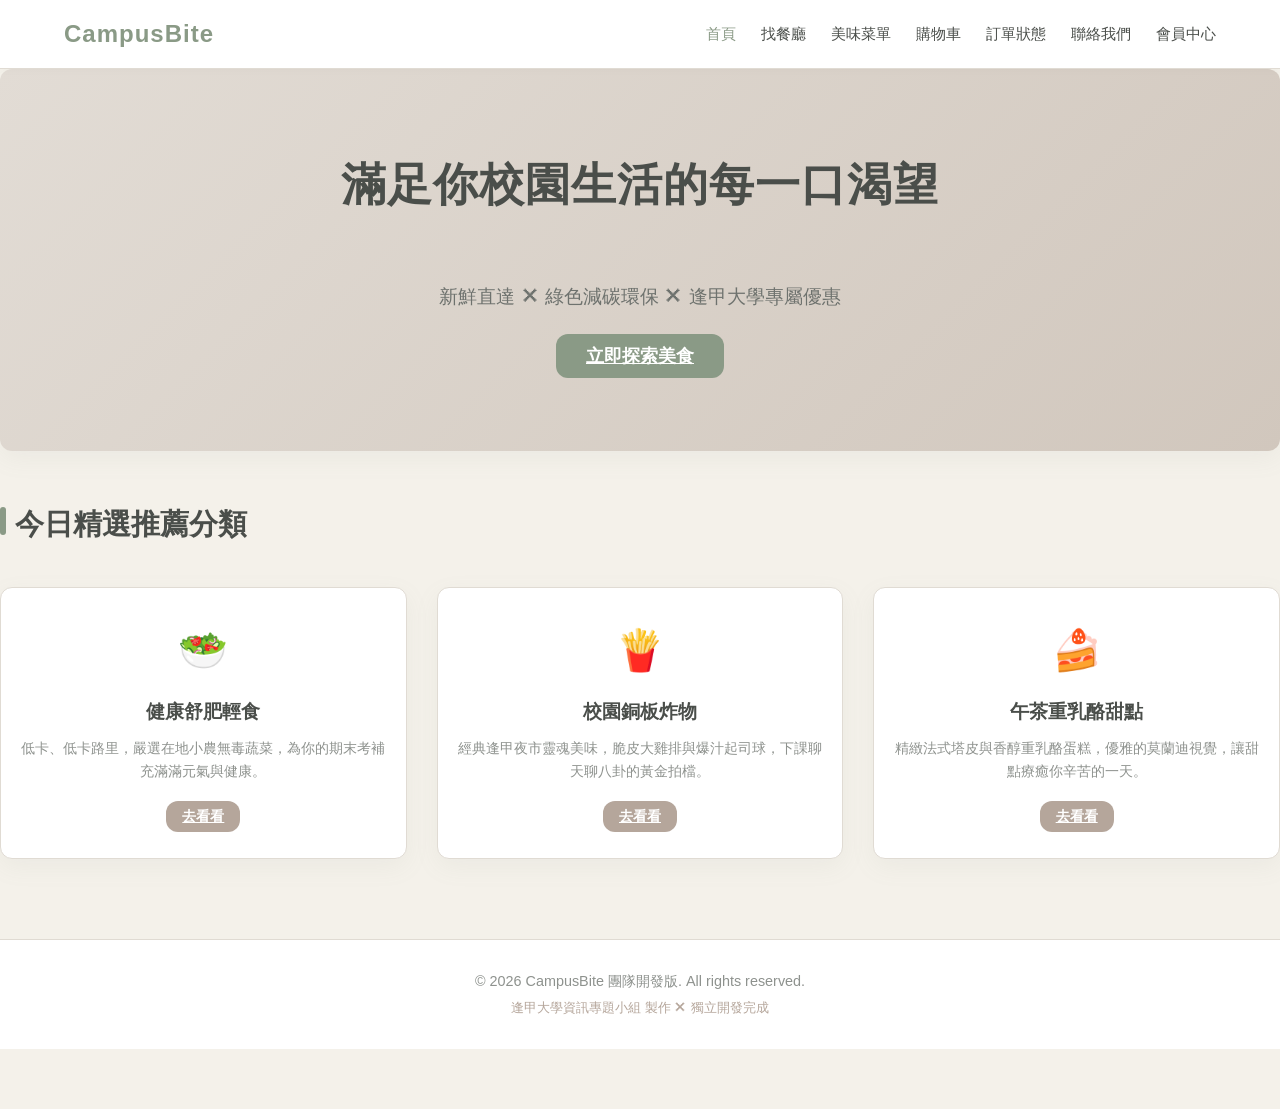
<file: index.html>
<!DOCTYPE html>
<html lang="zh-TW">
<head>
    <meta charset="UTF-8">
    <meta name="viewport" content="width=device-width, initial-scale=1.0">
    <title>CampusBite 校園外送平台</title>
    <!-- 引入我們的莫蘭迪風格 CSS -->
    <link rel="stylesheet" href="css/base.css">
    <style>
        /* 首頁專屬精美樣式 */
        .hero-section {
            background: linear-gradient(135deg, #E2DCD5 0%, #D1C7BD 100%);
            padding: 80px 20px;
            text-align: center;
            border-radius: var(--radius);
            margin-bottom: 50px;
            box-shadow: var(--shadow);
        }
        .hero-title {
            font-size: 2.8rem;
            color: var(--morandi-text-dark);
            margin-bottom: 15px;
            font-weight: 700;
            letter-spacing: 1px;
        }
        .hero-subtitle {
            font-size: 1.2rem;
            color: #6E726E;
            margin-bottom: 30px;
        }
        .features-grid {
            display: grid;
            grid-template-columns: repeat(auto-fit, minmax(250px, 1fr));
            gap: 30px;
            margin-top: 40px;
        }
        .feature-card {
            background-color: var(--morandi-card);
            border: 1px solid var(--morandi-border);
            border-radius: var(--radius);
            padding: 30px 20px;
            text-align: center;
            box-shadow: var(--shadow);
            transition: transform 0.2s ease;
        }
        .feature-card:hover {
            transform: translateY(-5px);
        }
        .feature-icon {
            font-size: 2.5rem;
            color: var(--morandi-green);
            margin-bottom: 15px;
        }
    </style>
</head>
<body>

    <!-- 導覽列 (Navbar) -->
    <nav class="navbar">
        <a href="index.html" class="nav-logo">CampusBite</a>
        <ul class="nav-links">
            <li><a href="index.html" class="active">首頁</a></li>
            <li><a href="pages/restaurants.html">找餐廳</a></li>
            <li><a href="pages/menu.html">美味菜單</a></li>
            <li>
                <a href="pages/cart.html" style="position: relative;">
                    購物車
                    <span id="cart-badge" style="
                        position: absolute;
                        top: -8px;
                        right: -15px;
                        background-color: var(--morandi-rose);
                        color: white;
                        font-size: 0.75rem;
                        padding: 2px 6px;
                        border-radius: 50%;
                        display: none;
                    ">0</span>
                </a>
            </li>
            <li><a href="pages/order-status.html">訂單狀態</a></li>
            <li><a href="pages/contact.html">聯絡我們</a></li>
            <li><a href="pages/profile.html">會員中心</a></li>
        </ul>
    </nav>

<!-- Hero 橫幅廣告 -->
<header class="hero-section">
  <!-- 主標語 -->
  <h1 class="hero-title">滿足你校園生活的每一口渴望</h1>
  
  <!-- 跑馬燈副標語 -->
  <p class="hero-marquee" id="hero-marquee"></p>
  
  <!-- 靜態副標語 -->
  <p class="hero-subtitle">新鮮直達 ✕ 綠色減碳環保 ✕ 逢甲大學專屬優惠</p>
  
  <a href="pages/menu.html" class="btn" style="font-size: 1.1rem; padding: 12px 30px;">立即探索美食</a>
</header>

<style>
  .hero-marquee {
    font-size: 0.95rem;
    min-height: 2.5em;
    white-space: nowrap;
    overflow: hidden;
    display: inline-block;
    opacity: 0;
    transition: opacity 1s ease-in-out;
  }
  .hero-marquee.show {
    opacity: 1;
    animation: marquee 4s linear forwards; /* 總長度縮短為 4 秒 */
  }

  @keyframes marquee {
    0% { transform: translateX(100%); opacity: 0; }
    20% { transform: translateX(0); opacity: 1; }   /* 進場 1 秒 */
    60% { transform: translateX(0); opacity: 1; }   /* 停留 1 秒 */
    100% { transform: translateX(-100%); opacity: 0; } /* 淡出 2 秒 */
  }
</style>

<script>
  const slogans = [
    "專屬外送神器，課堂宿舍、一鍵送達！",
    "下課聚餐、分組討論？大家想吃的，我們一次送齊！",
    "深夜趕報告肚子餓？逢甲夜市排隊好味道，免出門送到手！"
  ];

  let index = 0;
  const marqueeElement = document.getElementById("hero-marquee");

  function showSlogan() {
    marqueeElement.classList.remove("show");
    setTimeout(() => {
      marqueeElement.textContent = slogans[index];
      marqueeElement.classList.add("show");
      index = (index + 1) % slogans.length;
    }, 500); // 淡出後換文字
  }

  // 初始化
  showSlogan();
  setInterval(showSlogan, 4000); // 每 4 秒切換一次 (1 秒進場 + 1 秒停留 + 2 秒淡出)
</script>

        <!-- 3 大擴充特色區塊展示 -->
        <section>
            <h2 class="section-title">今日精選推薦分類</h2>
            <div class="features-grid">
                <!-- 分類 1 -->
                <div class="feature-card">
                    <div class="feature-icon">🥗</div>
                    <h3 style="margin-bottom: 10px; color: var(--morandi-text-dark);">健康舒肥輕食</h3>
                    <p style="font-size: 0.9rem; color: var(--morandi-text-light); margin-bottom: 20px;">
                        低卡、低卡路里，嚴選在地小農無毒蔬菜，為你的期末考補充滿滿元氣與健康。
                    </p>
                    <a href="pages/menu.html" class="btn btn-secondary" style="font-size: 0.85rem; padding: 8px 16px;">去看看</a>
                </div>

                <!-- 分類 2 -->
                <div class="feature-card">
                    <div class="feature-icon">🍟</div>
                    <h3 style="margin-bottom: 10px; color: var(--morandi-text-dark);">校園銅板炸物</h3>
                    <p style="font-size: 0.9rem; color: var(--morandi-text-light); margin-bottom: 20px;">
                        經典逢甲夜市靈魂美味，脆皮大雞排與爆汁起司球，下課聊天聊八卦的黃金拍檔。
                    </p>
                    <a href="pages/menu.html" class="btn btn-secondary" style="font-size: 0.85rem; padding: 8px 16px;">去看看</a>
                </div>

                <!-- 分類 3 -->
                <div class="feature-card">
                    <div class="feature-icon">🍰</div>
                    <h3 style="margin-bottom: 10px; color: var(--morandi-text-dark);">午茶重乳酪甜點</h3>
                    <p style="font-size: 0.9rem; color: var(--morandi-text-light); margin-bottom: 20px;">
                        精緻法式塔皮與香醇重乳酪蛋糕，優雅的莫蘭迪視覺，讓甜點療癒你辛苦的一天。
                    </p>
                    <a href="pages/menu.html" class="btn btn-secondary" style="font-size: 0.85rem; padding: 8px 16px;">去看看</a>
                </div>
            </div>
        </section>
    </div>

    <!-- 頁尾 (Footer) -->
    <footer style="
        background-color: var(--morandi-card);
        border-top: 1px solid var(--morandi-border);
        text-align: center;
        padding: 30px 20px;
        margin-top: 80px;
        color: var(--morandi-text-light);
        font-size: 0.9rem;
    ">
        <p>© 2026 CampusBite 團隊開發版. All rights reserved.</p>
        <p style="font-size: 0.8rem; margin-top: 5px; color: #B5A69B;">逢甲大學資訊專題小組 製作 ✕ 獨立開發完成</p>
    </footer>

    <!-- 引入我們的 JS 大腦 -->
    <script src="js/app.js"></script>
</body>
</html>
</file>
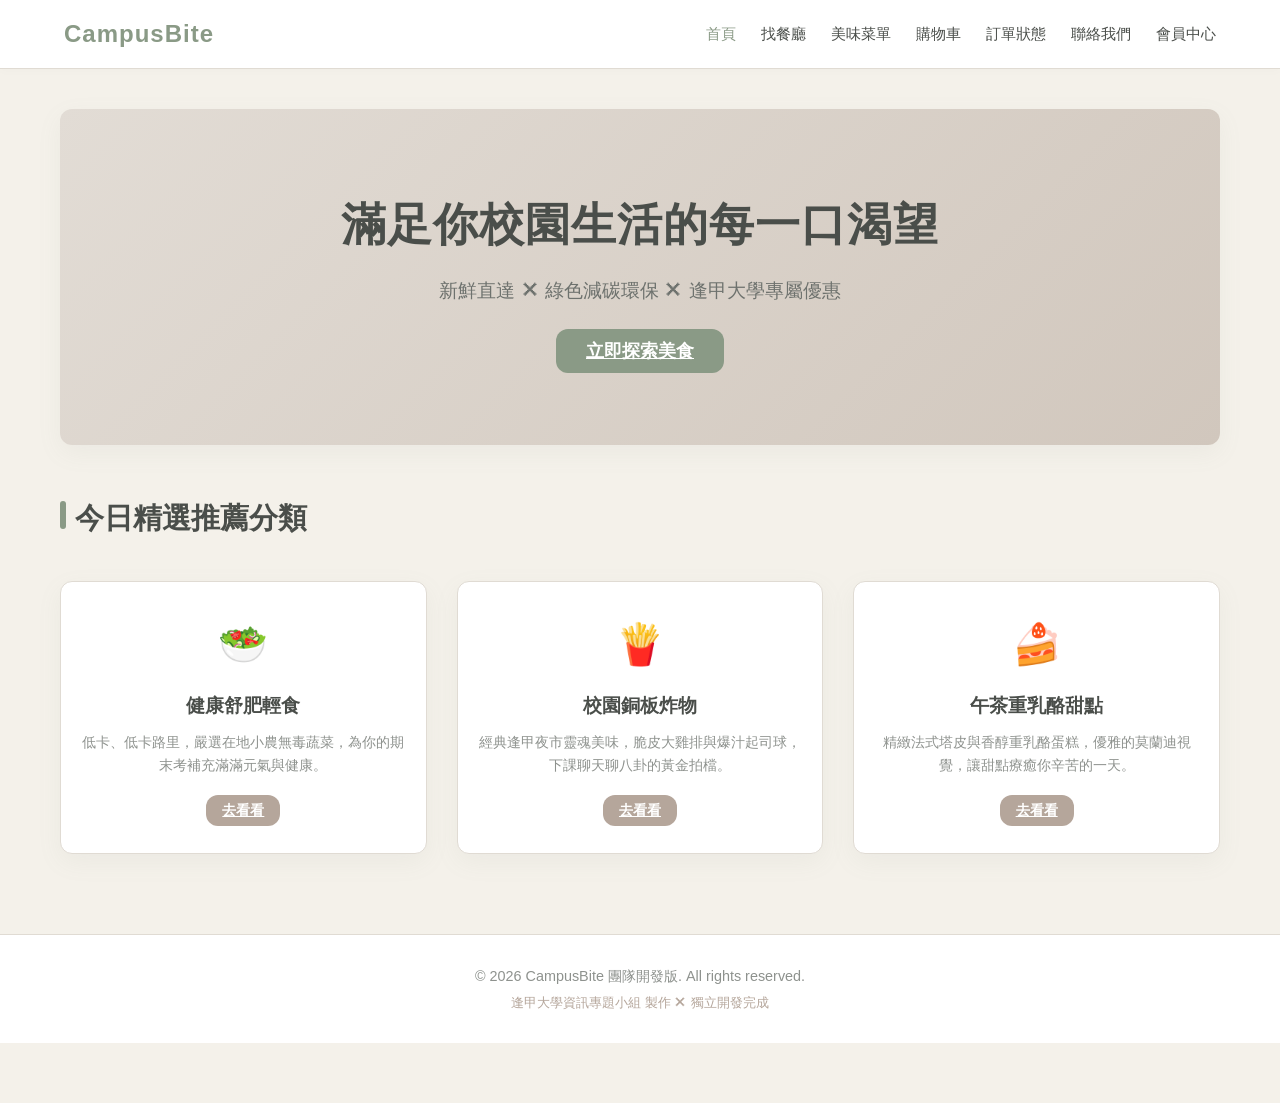
<file: delivery-demo-starter/index.html>
<!DOCTYPE html>
<html lang="zh-TW">
<head>
    <meta charset="UTF-8">
    <meta name="viewport" content="width=device-width, initial-scale=1.0">
    <title>CampusBite 校園外送平台</title>
    <!-- 引入我們的莫蘭迪風格 CSS -->
    <link rel="stylesheet" href="css/base.css">
    <style>
        /* 首頁專屬精美樣式 */
        .hero-section {
            background: linear-gradient(135deg, #E2DCD5 0%, #D1C7BD 100%);
            padding: 80px 20px;
            text-align: center;
            border-radius: var(--radius);
            margin-bottom: 50px;
            box-shadow: var(--shadow);
        }
        .hero-title {
            font-size: 2.8rem;
            color: var(--morandi-text-dark);
            margin-bottom: 15px;
            font-weight: 700;
            letter-spacing: 1px;
        }
        .hero-subtitle {
            font-size: 1.2rem;
            color: #6E726E;
            margin-bottom: 30px;
        }
        .features-grid {
            display: grid;
            grid-template-columns: repeat(auto-fit, minmax(250px, 1fr));
            gap: 30px;
            margin-top: 40px;
        }
        .feature-card {
            background-color: var(--morandi-card);
            border: 1px solid var(--morandi-border);
            border-radius: var(--radius);
            padding: 30px 20px;
            text-align: center;
            box-shadow: var(--shadow);
            transition: transform 0.2s ease;
        }
        .feature-card:hover {
            transform: translateY(-5px);
        }
        .feature-icon {
            font-size: 2.5rem;
            color: var(--morandi-green);
            margin-bottom: 15px;
        }
    </style>
</head>
<body>

    <!-- 導覽列 (Navbar) -->
    <nav class="navbar">
        <a href="index.html" class="nav-logo">CampusBite</a>
        <ul class="nav-links">
            <li><a href="index.html" class="active">首頁</a></li>
            <li><a href="pages/restaurants.html">找餐廳</a></li>
            <li><a href="pages/menu.html">美味菜單</a></li>
            <li>
                <a href="pages/cart.html" style="position: relative;">
                    購物車
                    <span id="cart-badge" style="
                        position: absolute;
                        top: -8px;
                        right: -15px;
                        background-color: var(--morandi-rose);
                        color: white;
                        font-size: 0.75rem;
                        padding: 2px 6px;
                        border-radius: 50%;
                        display: none;
                    ">0</span>
                </a>
            </li>
            <li><a href="pages/order-status.html">訂單狀態</a></li>
            <li><a href="pages/contact.html">聯絡我們</a></li>
            <li><a href="pages/profile.html">會員中心</a></li>
        </ul>
    </nav>

    <!-- 主容器 -->
    <div class="container">
        <!-- Hero 橫幅廣告 -->
        <header class="hero-section">
            <h1 class="hero-title">滿足你校園生活的每一口渴望</h1>
            <p class="hero-subtitle">新鮮直達 ✕ 綠色減碳環保 ✕ 逢甲大學專屬優惠</p>
            <a href="pages/menu.html" class="btn" style="font-size: 1.1rem; padding: 12px 30px;">立即探索美食</a>
        </header>

        <!-- 3 大擴充特色區塊展示 -->
        <section>
            <h2 class="section-title">今日精選推薦分類</h2>
            <div class="features-grid">
                <!-- 分類 1 -->
                <div class="feature-card">
                    <div class="feature-icon">🥗</div>
                    <h3 style="margin-bottom: 10px; color: var(--morandi-text-dark);">健康舒肥輕食</h3>
                    <p style="font-size: 0.9rem; color: var(--morandi-text-light); margin-bottom: 20px;">
                        低卡、低卡路里，嚴選在地小農無毒蔬菜，為你的期末考補充滿滿元氣與健康。
                    </p>
                    <a href="pages/menu.html" class="btn btn-secondary" style="font-size: 0.85rem; padding: 8px 16px;">去看看</a>
                </div>

                <!-- 分類 2 -->
                <div class="feature-card">
                    <div class="feature-icon">🍟</div>
                    <h3 style="margin-bottom: 10px; color: var(--morandi-text-dark);">校園銅板炸物</h3>
                    <p style="font-size: 0.9rem; color: var(--morandi-text-light); margin-bottom: 20px;">
                        經典逢甲夜市靈魂美味，脆皮大雞排與爆汁起司球，下課聊天聊八卦的黃金拍檔。
                    </p>
                    <a href="pages/menu.html" class="btn btn-secondary" style="font-size: 0.85rem; padding: 8px 16px;">去看看</a>
                </div>

                <!-- 分類 3 -->
                <div class="feature-card">
                    <div class="feature-icon">🍰</div>
                    <h3 style="margin-bottom: 10px; color: var(--morandi-text-dark);">午茶重乳酪甜點</h3>
                    <p style="font-size: 0.9rem; color: var(--morandi-text-light); margin-bottom: 20px;">
                        精緻法式塔皮與香醇重乳酪蛋糕，優雅的莫蘭迪視覺，讓甜點療癒你辛苦的一天。
                    </p>
                    <a href="pages/menu.html" class="btn btn-secondary" style="font-size: 0.85rem; padding: 8px 16px;">去看看</a>
                </div>
            </div>
        </section>
    </div>

    <!-- 頁尾 (Footer) -->
    <footer style="
        background-color: var(--morandi-card);
        border-top: 1px solid var(--morandi-border);
        text-align: center;
        padding: 30px 20px;
        margin-top: 80px;
        color: var(--morandi-text-light);
        font-size: 0.9rem;
    ">
        <p>© 2026 CampusBite 團隊開發版. All rights reserved.</p>
        <p style="font-size: 0.8rem; margin-top: 5px; color: #B5A69B;">逢甲大學資訊專題小組 製作 ✕ 獨立開發完成</p>
    </footer>

    <!-- 引入我們的 JS 大腦 -->
    <script src="js/app.js"></script>
</body>
</html>
</file>
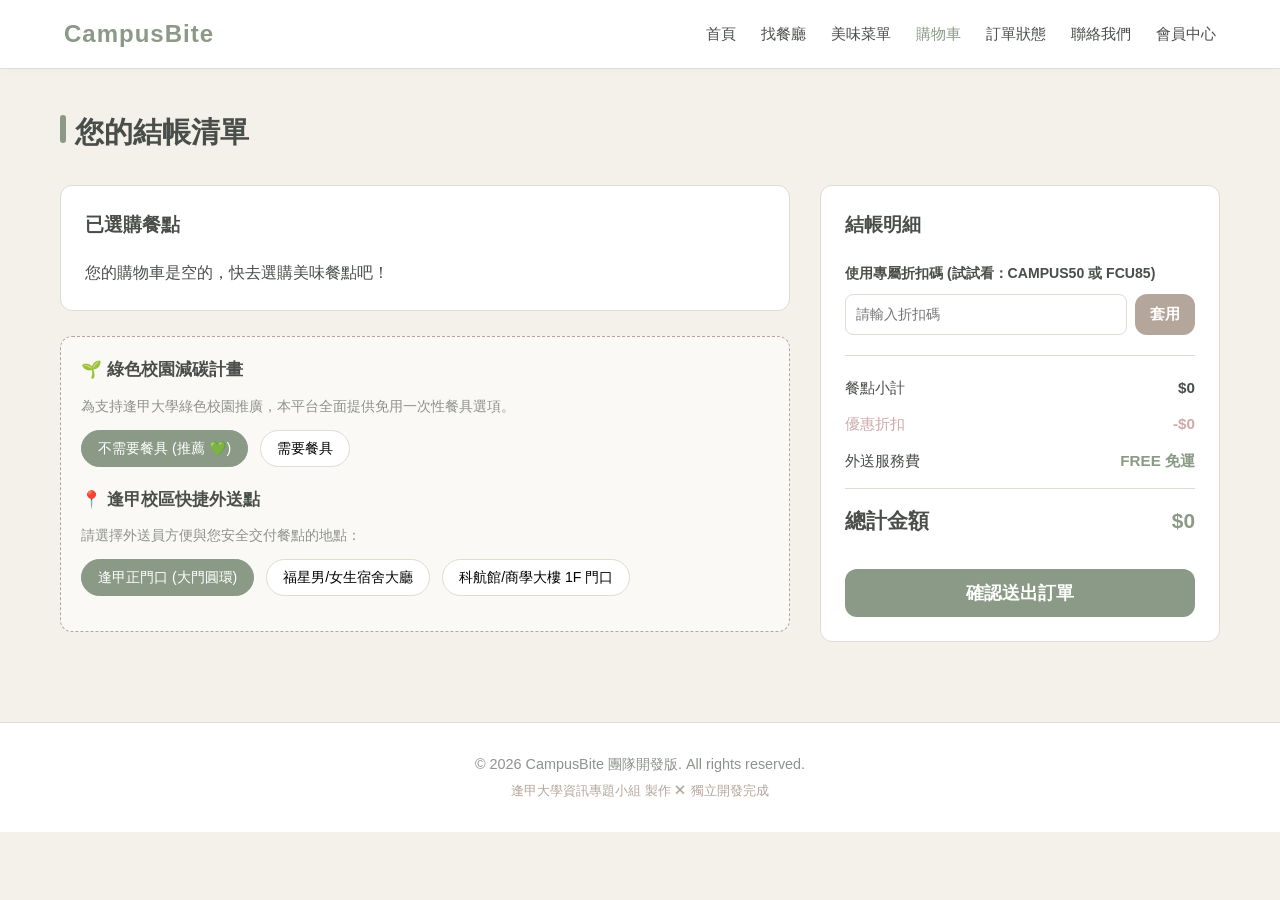
<file: pages/cart.html>
<!DOCTYPE html>
<html lang="zh-TW">
<head>
    <meta charset="UTF-8">
    <meta name="viewport" content="width=device-width, initial-scale=1.0">
    <title>您的購物車 - CampusBite</title>
    <!-- 引入莫蘭迪風格 CSS -->
    <link rel="stylesheet" href="../css/base.css">
    <style>
        /* 購物車頁面專屬微調 */
        .cart-item {
            display: flex;
            justify-content: space-between;
            align-items: center;
            margin-bottom: 20px;
            padding-bottom: 15px;
            border-bottom: 1px solid var(--morandi-border);
        }
        .summary-row {
            display: flex;
            justify-content: space-between;
            margin-bottom: 12px;
            font-size: 0.95rem;
        }
    </style>
</head>
<body>

    <!-- 導覽列 (Navbar) -->
    <nav class="navbar">
        <a href="../index.html" class="nav-logo">CampusBite</a>
        <ul class="nav-links">
            <li><a href="../index.html">首頁</a></li>
            <li><a href="restaurants.html">找餐廳</a></li>
            <li><a href="menu.html">美味菜單</a></li>
            <li>
                <a href="cart.html" class="active" style="position: relative;">
                    購物車
                    <span id="cart-badge" style="
                        position: absolute;
                        top: -8px;
                        right: -15px;
                        background-color: var(--morandi-rose);
                        color: white;
                        font-size: 0.75rem;
                        padding: 2px 6px;
                        border-radius: 50%;
                        display: none;
                    ">0</span>
                </a>
            </li>
            <li><a href="order-status.html">訂單狀態</a></li>
            <li><a href="contact.html">聯絡我們</a></li>
            <li><a href="profile.html">會員中心</a></li>
        </ul>
    </nav>

    <!-- 主容器 -->
    <div class="container">
        <header style="margin-bottom: 30px;">
            <h1 class="section-title">您的結帳清單</h1>
        </header>

        <!-- 購物車左右雙欄佈局 -->
        <div class="cart-layout">
            
            <!-- 左側：餐點清單與【模組 C：環保與外送備註】 -->
            <div class="cart-left">
                <div class="cart-items-section">
                    <h3 style="margin-bottom: 20px; color: var(--morandi-text-dark);">已選購餐點</h3>
                    <!-- 餐點項目渲染容器 -->
                    <div id="cart-items-list">
                        <!-- JS 將會動態渲染餐點內容 -->
                    </div>
                </div>

                <!-- 【功能模組 C：環保餐具與偏好備註】 -->
                <div class="module-preference">
                    <div class="preference-title">🌱 綠色校園減碳計畫</div>
                    <p style="font-size: 0.85rem; color: var(--morandi-text-light); margin-bottom: 12px;">
                        為支持逢甲大學綠色校園推廣，本平台全面提供免用一次性餐具選項。
                    </p>
                    <div class="option-group">
                        <button class="option-btn" data-utensil="no">不需要餐具 (推薦 💚)</button>
                        <button class="option-btn" data-utensil="yes">需要餐具</button>
                    </div>

                    <div class="preference-title" style="margin-top: 20px;">📍 逢甲校區快捷外送點</div>
                    <p style="font-size: 0.85rem; color: var(--morandi-text-light); margin-bottom: 12px;">
                        請選擇外送員方便與您安全交付餐點的地點：
                    </p>
                    <div class="option-group" style="flex-wrap: wrap;">
                        <button class="option-btn" data-location="main_gate">逢甲正門口 (大門圓環)</button>
                        <button class="option-btn" data-location="dorm">福星男/女生宿舍大廳</button>
                        <button class="option-btn" data-location="building">科航館/商學大樓 1F 門口</button>
                    </div>
                </div>
            </div>

            <!-- 右側：【模組 A：優惠券系統】與結帳金額明細 -->
            <div class="cart-summary-section">
                <h3 style="margin-bottom: 20px; color: var(--morandi-text-dark);">結帳明細</h3>
                
                <!-- 優惠券輸入盒 -->
                <div class="coupon-box">
                    <label style="font-size: 0.88rem; font-weight: bold; color: var(--morandi-text-dark);">
                        使用專屬折扣碼 (試試看：CAMPUS50 或 FCU85)
                    </label>
                    <div class="coupon-input-group">
                        <input type="text" id="coupon-code-input" class="coupon-input" placeholder="請輸入折扣碼">
                        <button id="apply-coupon-btn" class="btn btn-secondary" style="padding: 10px 15px;">套用</button>
                    </div>
                    <div id="coupon-message" class="coupon-msg"></div>
                </div>

                <hr style="border: 0; border-top: 1px solid var(--morandi-border); margin: 20px 0;">

                <!-- 金額計算 -->
                <div class="summary-row">
                    <span>餐點小計</span>
                    <span id="subtotal-price" style="font-weight: bold;">$0</span>
                </div>
                <div class="summary-row" style="color: var(--morandi-rose);">
                    <span>優惠折扣</span>
                    <span id="discount-price" style="font-weight: bold;">-$0</span>
                </div>
                <div class="summary-row">
                    <span>外送服務費</span>
                    <span style="font-weight: bold; color: var(--morandi-green);">FREE 免運</span>
                </div>

                <hr style="border: 0; border-top: 1px solid var(--morandi-border); margin: 15px 0;">

                <div class="summary-row" style="font-size: 1.3rem; font-weight: bold; color: var(--morandi-text-dark);">
                    <span>總計金額</span>
                    <span id="total-price" style="color: var(--morandi-green);">$0</span>
                </div>

                <button onclick="submitOrder()" class="btn" style="width: 100%; margin-top: 20px; font-size: 1.1rem; padding: 12px;">
                    確認送出訂單
                </button>
            </div>

        </div>
    </div>

    <!-- 頁尾 -->
    <footer style="
        background-color: var(--morandi-card);
        border-top: 1px solid var(--morandi-border);
        text-align: center;
        padding: 30px 20px;
        margin-top: 80px;
        color: var(--morandi-text-light);
        font-size: 0.9rem;
    ">
        <p>© 2026 CampusBite 團隊開發版. All rights reserved.</p>
        <p style="font-size: 0.8rem; margin-top: 5px; color: #B5A69B;">逢甲大學資訊專題小組 製作 ✕ 獨立開發完成</p>
    </footer>

    <!-- 引入我們的 JS 大腦 -->
    <script src="../js/app.js"></script>
</body>
</html>
</file>
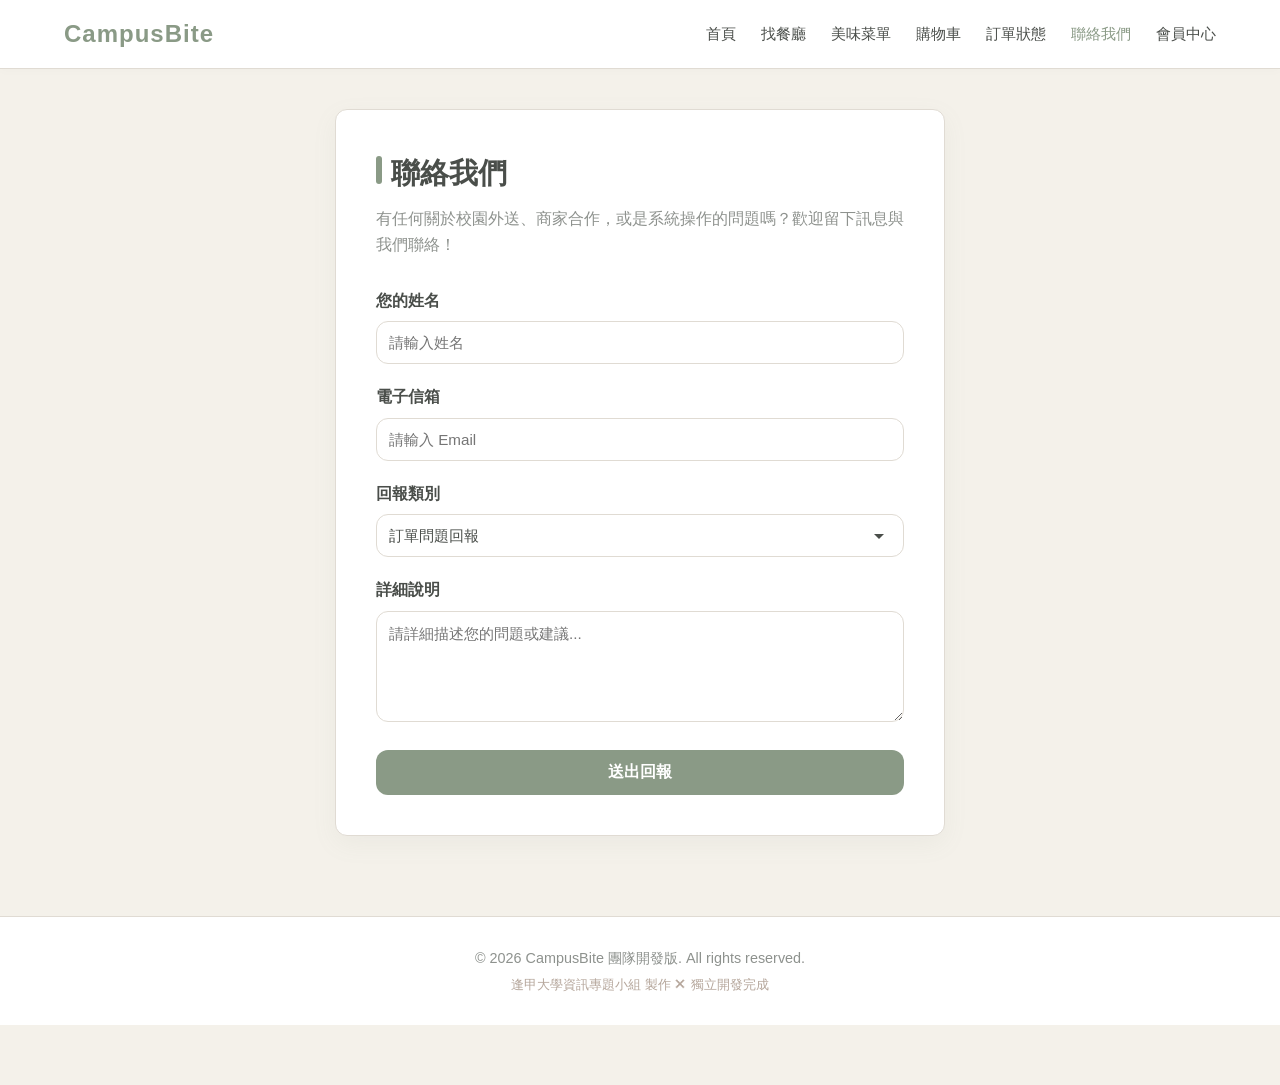
<file: pages/contact.html>
<!DOCTYPE html>
<html lang="zh-TW">
<head>
    <meta charset="UTF-8">
    <meta name="viewport" content="width=device-width, initial-scale=1.0">
    <title>聯絡我們 - CampusBite</title>
    <!-- 引入莫蘭迪風格 CSS -->
    <link rel="stylesheet" href="../css/base.css">
    <style>
        .form-group {
            margin-bottom: 20px;
        }
        .form-label {
            display: block;
            margin-bottom: 8px;
            font-weight: bold;
            color: var(--morandi-text-dark);
        }
        .form-control {
            width: 100%;
            padding: 12px;
            border: 1px solid var(--morandi-border);
            border-radius: var(--radius);
            background-color: white;
            outline: none;
            font-size: 0.95rem;
            color: var(--morandi-text-dark);
            transition: border-color 0.2s;
        }
        .form-control:focus {
            border-color: var(--morandi-green);
        }
    </style>
</head>
<body>

    <!-- 導覽列 (Navbar) -->
    <nav class="navbar">
        <a href="../index.html" class="nav-logo">CampusBite</a>
        <ul class="nav-links">
            <li><a href="../index.html">首頁</a></li>
            <li><a href="restaurants.html">找餐廳</a></li>
            <li><a href="menu.html">美味菜單</a></li>
            <li>
                <a href="cart.html" style="position: relative;">
                    購物車
                    <span id="cart-badge" style="
                        position: absolute;
                        top: -8px;
                        right: -15px;
                        background-color: var(--morandi-rose);
                        color: white;
                        font-size: 0.75rem;
                        padding: 2px 6px;
                        border-radius: 50%;
                        display: none;
                    ">0</span>
                </a>
            </li>
            <li><a href="order-status.html">訂單狀態</a></li>
            <li><a href="contact.html" class="active">聯絡我們</a></li>
            <li><a href="profile.html">會員中心</a></li>
        </ul>
    </nav>

    <!-- 主容器 -->
    <div class="container" style="max-width: 650px;">
        <div style="background-color: var(--morandi-card); border: 1px solid var(--morandi-border); border-radius: var(--radius); padding: 40px; box-shadow: var(--shadow);">
            <h2 class="section-title" style="margin-bottom: 10px;">聯絡我們</h2>
            <p style="color: var(--morandi-text-light); margin-bottom: 30px;">
                有任何關於校園外送、商家合作，或是系統操作的問題嗎？歡迎留下訊息與我們聯絡！
            </p>

            <form onsubmit="event.preventDefault(); alert('回報成功！我們會儘速回覆您。'); this.reset();">
                <div class="form-group">
                    <label class="form-label">您的姓名</label>
                    <input type="text" class="form-control" placeholder="請輸入姓名" required>
                </div>
                <div class="form-group">
                    <label class="form-label">電子信箱</label>
                    <input type="email" class="form-control" placeholder="請輸入 Email" required>
                </div>
                <div class="form-group">
                    <label class="form-label">回報類別</label>
                    <select class="form-control" style="appearance: none; background-image: url('data:image/svg+xml;utf8,<svg fill=\'%234A4E4A\' height=\'24\' viewBox=\'0 0 24 24\' width=\'24\' xmlns=\'http://www.w3.org/2000/svg\'><path d=\'M7 10l5 5 5-5z\'/><path d=\'M0 0h24v24H0z\' fill=\'none\'/></svg>'); background-repeat: no-repeat; background-position: right 12px center;">
                        <option>訂單問題回報</option>
                        <option>系統錯誤或 BUG 反應</option>
                        <option>逢甲特約店家申請合作</option>
                        <option>其他建議與意見</option>
                    </select>
                </div>
                <div class="form-group">
                    <label class="form-label">詳細說明</label>
                    <textarea class="form-control" rows="5" placeholder="請詳細描述您的問題或建議..." required></textarea>
                </div>
                <button type="submit" class="btn" style="width: 100%; padding: 12px; font-size: 1rem;">送出回報</button>
            </form>
        </div>
    </div>

    <!-- 頁尾 -->
    <footer style="
        background-color: var(--morandi-card);
        border-top: 1px solid var(--morandi-border);
        text-align: center;
        padding: 30px 20px;
        margin-top: 80px;
        color: var(--morandi-text-light);
        font-size: 0.9rem;
    ">
        <p>© 2026 CampusBite 團隊開發版. All rights reserved.</p>
        <p style="font-size: 0.8rem; margin-top: 5px; color: #B5A69B;">逢甲大學資訊專題小組 製作 ✕ 獨立開發完成</p>
    </footer>

    <!-- 引入我們的 JS 大腦 -->
    <script src="../js/app.js"></script>
</body>
</html>
</file>
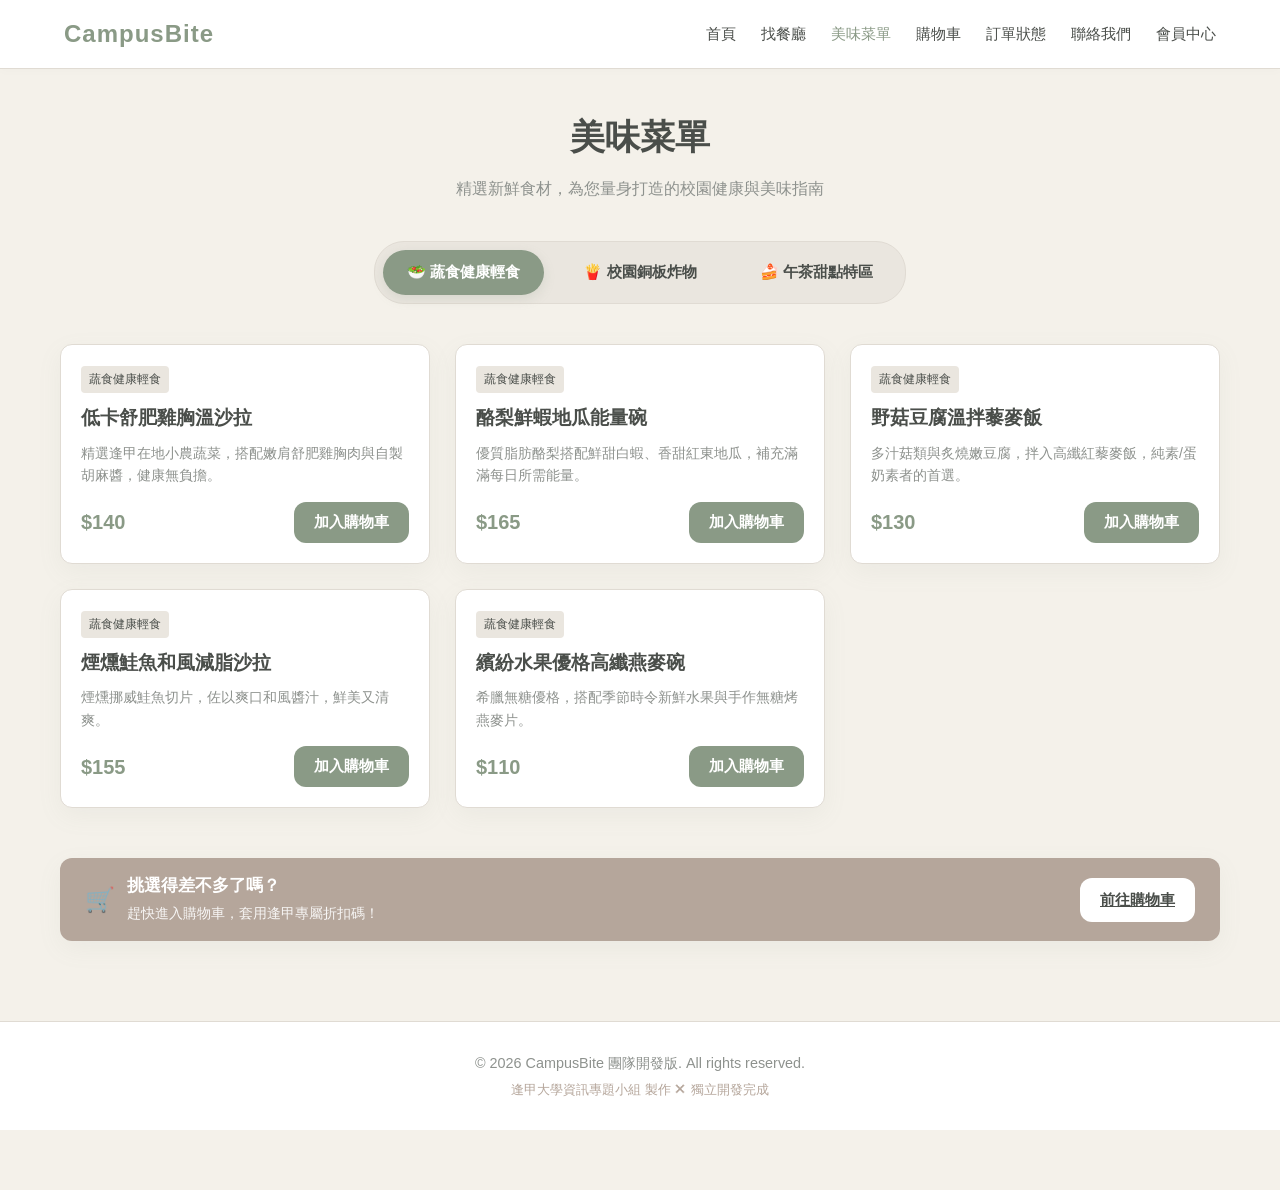
<file: pages/menu.html>
<!DOCTYPE html>
<html lang="zh-TW">
<head>
    <meta charset="UTF-8">
    <meta name="viewport" content="width=device-width, initial-scale=1.0">
    <title>美味菜單 - CampusBite</title>
    <!-- 引入我們的莫蘭迪風格 CSS (路徑指向上一層) -->
    <link rel="stylesheet" href="../css/base.css">
    <style>
        /* 菜單頁面專屬排版 */
        .category-container {
            text-align: center;
            margin-bottom: 40px;
        }
        
        .category-tags {
            display: inline-flex;
            gap: 15px;
            background-color: #EAE6DF;
            padding: 8px;
            border-radius: 30px;
            border: 1px solid var(--morandi-border);
        }
        
        .category-tags .tag {
            padding: 10px 24px;
            border-radius: 25px;
            cursor: pointer;
            font-weight: bold;
            font-size: 0.95rem;
            color: var(--morandi-text-dark);
            transition: all 0.25s ease;
            user-select: none;
        }
        
        .category-tags .tag:hover {
            color: var(--morandi-green);
        }
        
        .category-tags .tag.active {
            background-color: var(--morandi-green);
            color: white;
            box-shadow: 0 4px 12px rgba(138, 154, 134, 0.2);
        }
        
        /* 購物車浮動提醒 */
        .go-to-cart-banner {
            background-color: var(--morandi-oat);
            color: white;
            border-radius: var(--radius);
            padding: 15px 25px;
            display: flex;
            justify-content: space-between;
            align-items: center;
            margin-top: 50px;
            box-shadow: var(--shadow);
        }
    </style>
</head>
<body>

    <!-- 導覽列 (Navbar) -->
    <nav class="navbar">
        <a href="../index.html" class="nav-logo">CampusBite</a>
        <ul class="nav-links">
            <li><a href="../index.html">首頁</a></li>
            <li><a href="restaurants.html">找餐廳</a></li>
            <li><a href="menu.html" class="active">美味菜單</a></li>
            <li>
                <a href="cart.html" style="position: relative;">
                    購物車
                    <span id="cart-badge" style="
                        position: absolute;
                        top: -8px;
                        right: -15px;
                        background-color: var(--morandi-rose);
                        color: white;
                        font-size: 0.75rem;
                        padding: 2px 6px;
                        border-radius: 50%;
                        display: none;
                    ">0</span>
                </a>
            </li>
            <li><a href="order-status.html">訂單狀態</a></li>
            <li><a href="contact.html">聯絡我們</a></li>
            <li><a href="profile.html">會員中心</a></li>
        </ul>
    </nav>

    <!-- 主容器 -->
    <div class="container">
        <header style="text-align: center; margin-bottom: 40px;">
            <h1 style="font-size: 2.2rem; color: var(--morandi-text-dark); margin-bottom: 10px;">美味菜單</h1>
            <p style="color: var(--morandi-text-light);">精選新鮮食材，為您量身打造的校園健康與美味指南</p>
        </header>

        <!-- 分類切換按鈕組 -->
        <div class="category-container">
            <div class="category-tags">
                <div class="tag active" data-category="healthy">🥗 蔬食健康輕食</div>
                <div class="tag" data-category="snacks">🍟 校園銅板炸物</div>
                <div class="tag" data-category="desserts">🍰 午茶甜點特區</div>
            </div>
        </div>

        <!-- 菜單商品網格 (將透過 JS 自動渲染) -->
        <div id="menu-grid" class="grid">
            <!-- JS 會自動在這裡產生菜單卡片 -->
        </div>

        <!-- 快速結帳橫幅 -->
        <div class="go-to-cart-banner">
            <div style="display: flex; align-items: center; gap: 12px;">
                <span style="font-size: 1.5rem;">🛒</span>
                <div>
                    <strong style="font-size: 1.05rem; display: block;">挑選得差不多了嗎？</strong>
                    <span style="font-size: 0.85rem; opacity: 0.9;">趕快進入購物車，套用逢甲專屬折扣碼！</span>
                </div>
            </div>
            <a href="cart.html" class="btn" style="background-color: white; color: var(--morandi-text-dark);">前往購物車</a>
        </div>
    </div>

    <!-- 頁尾 (Footer) -->
    <footer style="
        background-color: var(--morandi-card);
        border-top: 1px solid var(--morandi-border);
        text-align: center;
        padding: 30px 20px;
        margin-top: 80px;
        color: var(--morandi-text-light);
        font-size: 0.9rem;
    ">
        <p>© 2026 CampusBite 團隊開發版. All rights reserved.</p>
        <p style="font-size: 0.8rem; margin-top: 5px; color: #B5A69B;">逢甲大學資訊專題小組 製作 ✕ 獨立開發完成</p>
    </footer>

    <!-- 引入我們的 JS 大腦 (路徑指向上一層) -->
    <script src="../js/app.js"></script>
</body>
</html>
</file>
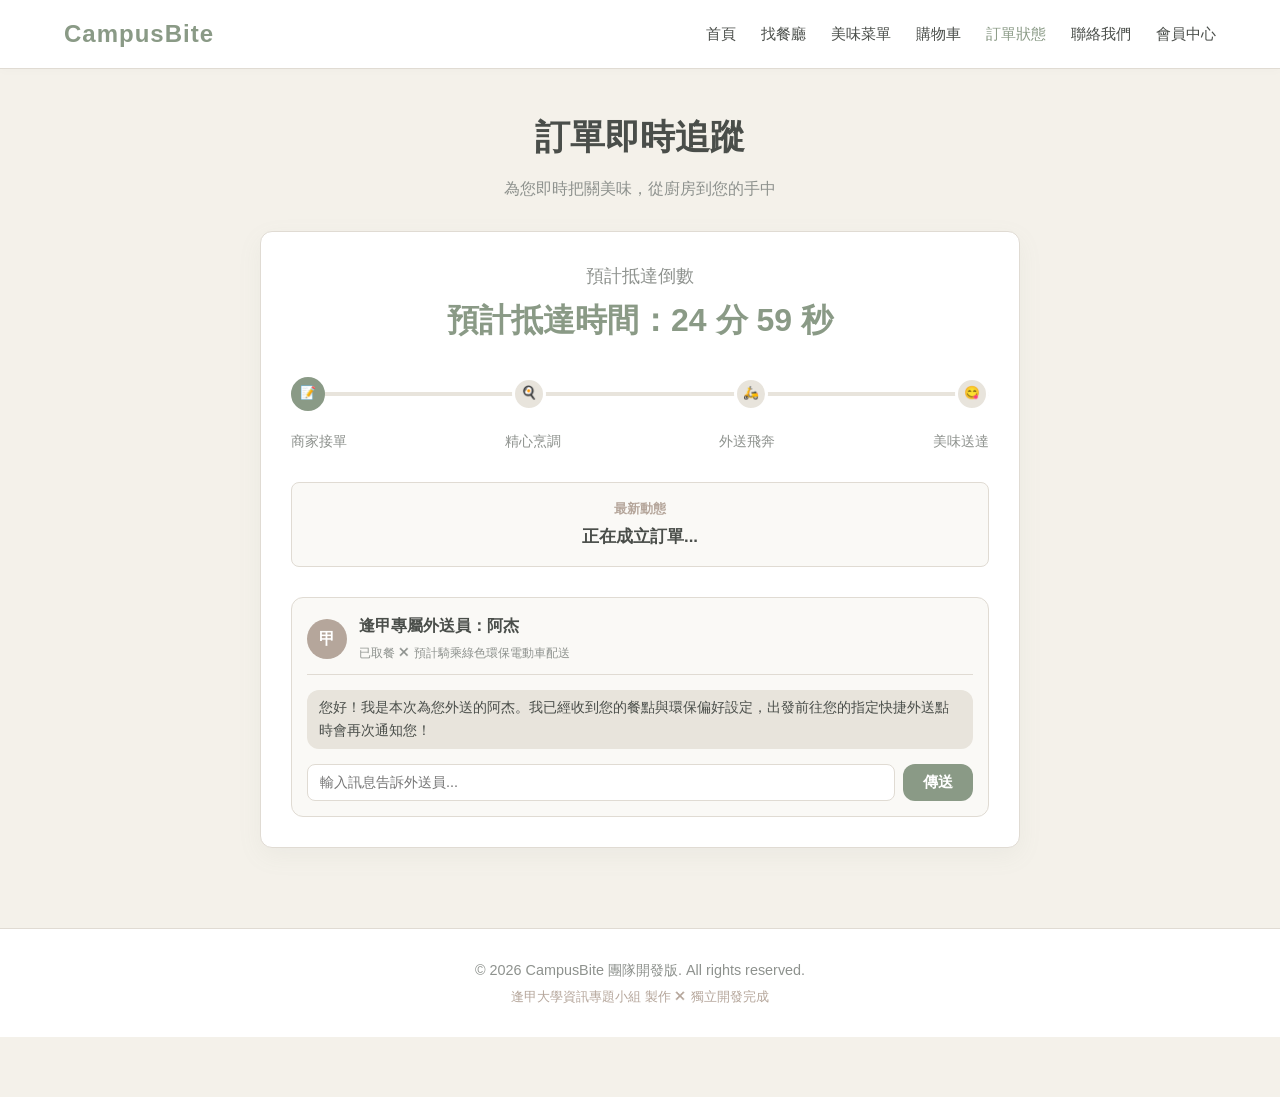
<file: pages/order-status.html>
<!DOCTYPE html>
<html lang="zh-TW">
<head>
    <meta charset="UTF-8">
    <meta name="viewport" content="width=device-width, initial-scale=1.0">
    <title>訂單追蹤 - CampusBite</title>
    <!-- 引入莫蘭迪風格 CSS -->
    <link rel="stylesheet" href="../css/base.css">
</head>
<body>

    <!-- 導覽列 (Navbar) -->
    <nav class="navbar">
        <a href="../index.html" class="nav-logo">CampusBite</a>
        <ul class="nav-links">
            <li><a href="../index.html">首頁</a></li>
            <li><a href="restaurants.html">找餐廳</a></li>
            <li><a href="menu.html">美味菜單</a></li>
            <li>
                <a href="cart.html" style="position: relative;">
                    購物車
                    <span id="cart-badge" style="
                        position: absolute;
                        top: -8px;
                        right: -15px;
                        background-color: var(--morandi-rose);
                        color: white;
                        font-size: 0.75rem;
                        padding: 2px 6px;
                        border-radius: 50%;
                        display: none;
                    ">0</span>
                </a>
            </li>
            <li><a href="order-status.html" class="active">訂單狀態</a></li>
            <li><a href="contact.html">聯絡我們</a></li>
            <li><a href="profile.html">會員中心</a></li>
        </ul>
    </nav>

    <!-- 主容器 -->
    <div class="container" style="max-width: 800px;">
        <header style="text-align: center; margin-bottom: 30px;">
            <h1 style="font-size: 2.2rem; color: var(--morandi-text-dark); margin-bottom: 10px;">訂單即時追蹤</h1>
            <p style="color: var(--morandi-text-light);">為您即時把關美味，從廚房到您的手中</p>
        </header>

        <!-- 【功能模組 B：即時外送追蹤卡片】 -->
        <div class="tracking-card">
            
            <!-- 剩餘時間倒數 -->
            <div style="margin-bottom: 20px;">
                <span style="font-size: 1.1rem; color: var(--morandi-text-light); display: block;">預計抵達倒數</span>
                <h2 id="countdown-timer" style="font-size: 2rem; color: var(--morandi-green); font-weight: bold; margin-top: 5px;">
                    計算時間中...
                </h2>
            </div>

            <!-- 動態狀態進度條 -->
            <div class="delivery-visual">
                <div class="progress-bar-fill" style="width: 0%;"></div>
                <div class="progress-container">
                    <div class="progress-step active" title="收到訂單">📝</div>
                    <div class="progress-step" title="準備中">🍳</div>
                    <div class="progress-step" title="配送中">🛵</div>
                    <div class="progress-step" title="已送達">😋</div>
                </div>
                <div style="display: flex; justify-content: space-between; font-size: 0.85rem; color: var(--morandi-text-light); margin-top: 8px;">
                    <span>商家接單</span>
                    <span>精心烹調</span>
                    <span>外送飛奔</span>
                    <span>美味送達</span>
                </div>
            </div>

            <!-- 當前外送詳細狀態 -->
            <div style="background-color: #FAF9F6; border: 1px solid var(--morandi-border); padding: 15px; border-radius: 8px; margin-bottom: 30px;">
                <span style="font-size: 0.82rem; font-weight: bold; color: var(--morandi-oat); text-transform: uppercase; display: block; margin-bottom: 5px;">
                    最新動態
                </span>
                <p id="current-status-text" style="font-size: 1.05rem; font-weight: bold; color: var(--morandi-text-dark);">
                    正在成立訂單...
                </p>
            </div>

            <!-- 【功能模組 B：與外送員通訊視窗】 -->
            <div class="driver-chat-box">
                <div class="driver-info">
                    <div class="driver-avatar">甲</div>
                    <div>
                        <strong style="color: var(--morandi-text-dark); display: block;">逢甲專屬外送員：阿杰</strong>
                        <span style="font-size: 0.78rem; color: var(--morandi-text-light);">已取餐 ✕ 預計騎乘綠色環保電動車配送</span>
                    </div>
                </div>

                <!-- 訊息紀錄區 -->
                <div id="chat-messages" class="chat-content">
                    <div style="margin: 5px 0; text-align: left;">
                        <span style="background-color: #E8E4DC; color: var(--morandi-text-dark); padding: 6px 12px; border-radius: 12px; display: inline-block;">
                            您好！我是本次為您外送的阿杰。我已經收到您的餐點與環保偏好設定，出發前往您的指定快捷外送點時會再次通知您！
                        </span>
                    </div>
                </div>

                <!-- 輸入對話欄 -->
                <div class="chat-input-group">
                    <input type="text" id="chat-input" class="coupon-input" style="padding: 8px 12px;" placeholder="輸入訊息告訴外送員...">
                    <button id="send-chat-btn" class="btn" style="padding: 8px 20px;">傳送</button>
                </div>
            </div>

        </div>
    </div>

    <!-- 頁尾 -->
    <footer style="
        background-color: var(--morandi-card);
        border-top: 1px solid var(--morandi-border);
        text-align: center;
        padding: 30px 20px;
        margin-top: 80px;
        color: var(--morandi-text-light);
        font-size: 0.9rem;
    ">
        <p>© 2026 CampusBite 團隊開發版. All rights reserved.</p>
        <p style="font-size: 0.8rem; margin-top: 5px; color: #B5A69B;">逢甲大學資訊專題小組 製作 ✕ 獨立開發完成</p>
    </footer>

    <!-- 引入我們的 JS 大腦 -->
    <script src="../js/app.js"></script>
</body>
</html>
</file>
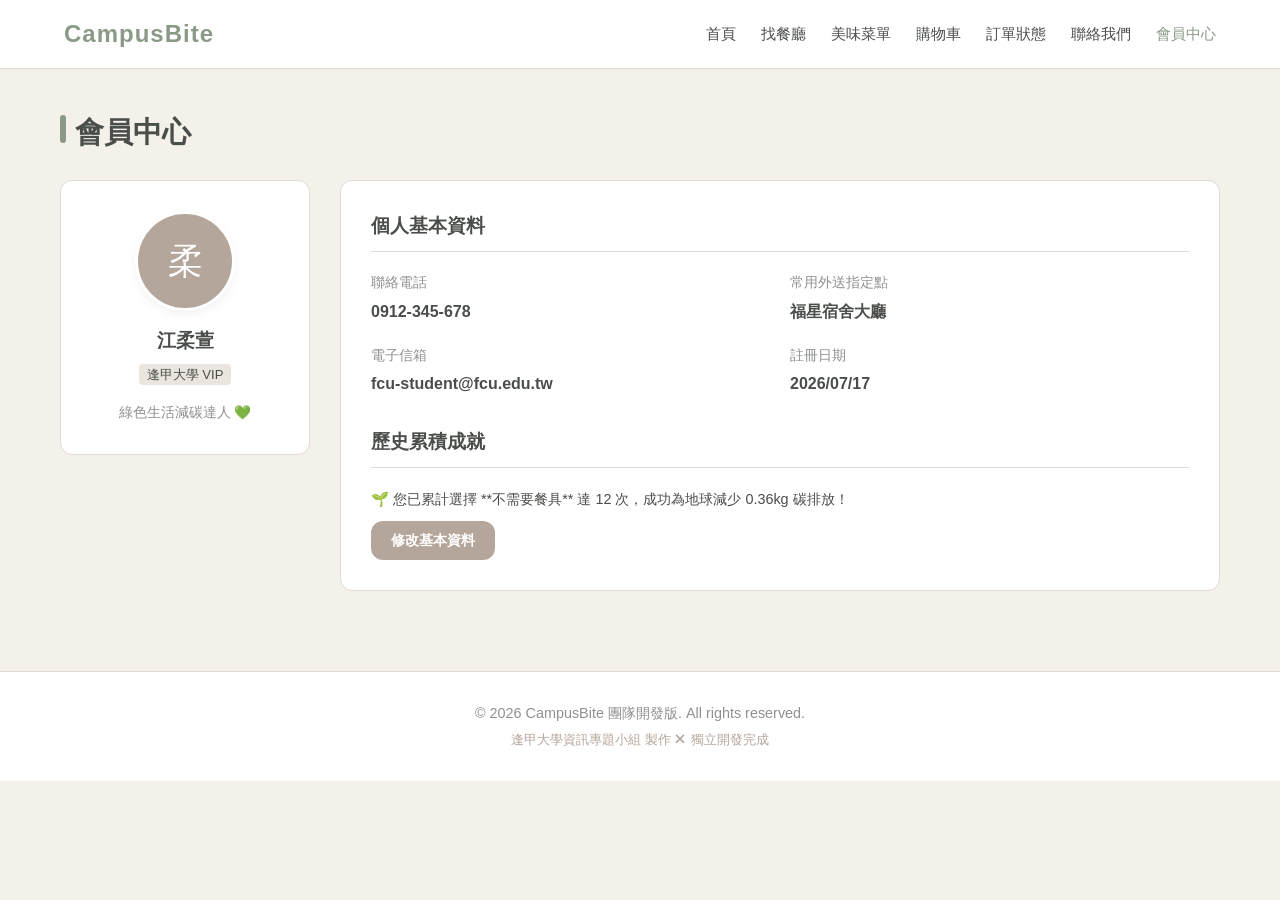
<file: pages/profile.html>
<!DOCTYPE html>
<html lang="zh-TW">
<head>
    <meta charset="UTF-8">
    <meta name="viewport" content="width=device-width, initial-scale=1.0">
    <title>個人中心 - CampusBite</title>
    <!-- 引入莫蘭迪風格 CSS -->
    <link rel="stylesheet" href="../css/base.css">
    <style>
        .profile-container {
            display: flex;
            gap: 30px;
        }
        @media (max-width: 768px) {
            .profile-container {
                flex-direction: column;
            }
        }
        .profile-avatar-card {
            background-color: var(--morandi-card);
            border: 1px solid var(--morandi-border);
            border-radius: var(--radius);
            padding: 30px;
            text-align: center;
            width: 250px;
            height: fit-content;
        }
        @media (max-width: 768px) {
            .profile-avatar-card {
                width: 100%;
            }
        }
        .avatar-circle {
            width: 100px;
            height: 100px;
            border-radius: 50%;
            background-color: var(--morandi-oat);
            color: white;
            font-size: 2.2rem;
            display: flex;
            align-items: center;
            justify-content: center;
            margin: 0 auto 15px auto;
            border: 3px solid #FFF;
            box-shadow: 0 4px 10px rgba(0,0,0,0.05);
        }
    </style>
</head>
<body>

    <!-- 導覽列 (Navbar) -->
    <nav class="navbar">
        <a href="../index.html" class="nav-logo">CampusBite</a>
        <ul class="nav-links">
            <li><a href="../index.html">首頁</a></li>
            <li><a href="restaurants.html">找餐廳</a></li>
            <li><a href="menu.html">美味菜單</a></li>
            <li>
                <a href="cart.html" style="position: relative;">
                    購物車
                    <span id="cart-badge" style="
                        position: absolute;
                        top: -8px;
                        right: -15px;
                        background-color: var(--morandi-rose);
                        color: white;
                        font-size: 0.75rem;
                        padding: 2px 6px;
                        border-radius: 50%;
                        display: none;
                    ">0</span>
                </a>
            </li>
            <li><a href="order-status.html">訂單狀態</a></li>
            <li><a href="contact.html">聯絡我們</a></li>
            <li><a href="profile.html" class="active">會員中心</a></li>
        </ul>
    </nav>

    <!-- 主容器 -->
    <div class="container">
        <h2 class="section-title">會員中心</h2>

        <div class="profile-container">
            <!-- 左側頭像卡 -->
            <div class="profile-avatar-card">
                <div class="avatar-circle">柔</div>
                <h3 style="color: var(--morandi-text-dark); margin-bottom: 5px;">江柔萱</h3>
                <span style="font-size: 0.82rem; background-color: #EAE6DF; color: var(--morandi-text-dark); padding: 3px 8px; border-radius: 4px;">逢甲大學 VIP</span>
                <p style="font-size: 0.85rem; color: var(--morandi-text-light); margin-top: 15px;">綠色生活減碳達人 💚</p>
            </div>

            <!-- 右側詳細資料卡 -->
            <div style="flex-grow: 1; background-color: var(--morandi-card); border: 1px solid var(--morandi-border); border-radius: var(--radius); padding: 30px;">
                <h3 style="color: var(--morandi-text-dark); margin-bottom: 20px; border-bottom: 1px solid var(--morandi-border); padding-bottom: 10px;">個人基本資料</h3>
                
                <div style="display: grid; grid-template-columns: 1fr 1fr; gap: 20px; margin-bottom: 30px;">
                    <div>
                        <span style="font-size: 0.85rem; color: var(--morandi-text-light); display: block; margin-bottom: 5px;">聯絡電話</span>
                        <span style="font-size: 1rem; color: var(--morandi-text-dark); font-weight: bold;">0912-345-678</span>
                    </div>
                    <div>
                        <span style="font-size: 0.85rem; color: var(--morandi-text-light); display: block; margin-bottom: 5px;">常用外送指定點</span>
                        <span style="font-size: 1rem; color: var(--morandi-text-dark); font-weight: bold;">福星宿舍大廳</span>
                    </div>
                    <div>
                        <span style="font-size: 0.85rem; color: var(--morandi-text-light); display: block; margin-bottom: 5px;">電子信箱</span>
                        <span style="font-size: 1rem; color: var(--morandi-text-dark); font-weight: bold;">fcu-student@fcu.edu.tw</span>
                    </div>
                    <div>
                        <span style="font-size: 0.85rem; color: var(--morandi-text-light); display: block; margin-bottom: 5px;">註冊日期</span>
                        <span style="font-size: 1rem; color: var(--morandi-text-dark); font-weight: bold;">2026/07/17</span>
                    </div>
                </div>

                <h3 style="color: var(--morandi-text-dark); margin-bottom: 20px; border-bottom: 1px solid var(--morandi-border); padding-bottom: 10px;">歷史累積成就</h3>
                <p style="font-size: 0.9rem; color: var(--morandi-text-dark); margin-bottom: 10px;">🌱 您已累計選擇 **不需要餐具** 達 12 次，成功為地球減少 0.36kg 碳排放！</p>
                <button class="btn btn-secondary" onclick="alert('基本資料更新功能暫不開放')" style="font-size: 0.9rem;">修改基本資料</button>
            </div>
        </div>
    </div>

    <!-- 頁尾 -->
    <footer style="
        background-color: var(--morandi-card);
        border-top: 1px solid var(--morandi-border);
        text-align: center;
        padding: 30px 20px;
        margin-top: 80px;
        color: var(--morandi-text-light);
        font-size: 0.9rem;
    ">
        <p>© 2026 CampusBite 團隊開發版. All rights reserved.</p>
        <p style="font-size: 0.8rem; margin-top: 5px; color: #B5A69B;">逢甲大學資訊專題小組 製作 ✕ 獨立開發完成</p>
    </footer>

    <!-- 引入我們的 JS 大腦 -->
    <script src="../js/app.js"></script>
</body>
</html>
</file>
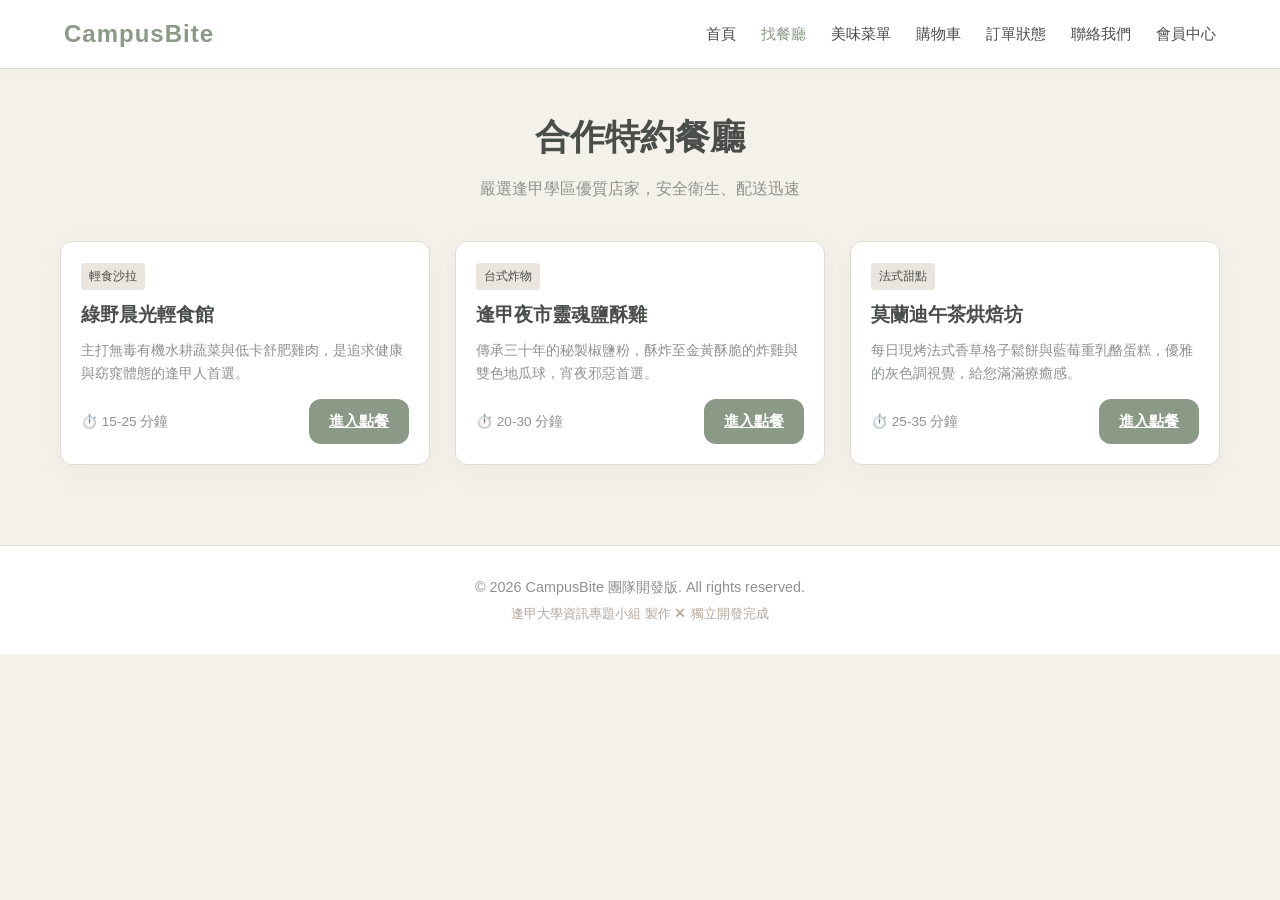
<file: pages/restaurants.html>
<!DOCTYPE html>
<html lang="zh-TW">
<head>
    <meta charset="UTF-8">
    <meta name="viewport" content="width=device-width, initial-scale=1.0">
    <title>找餐廳 - CampusBite</title>
    <!-- 引入莫蘭迪風格 CSS -->
    <link rel="stylesheet" href="../css/base.css">
</head>
<body>

    <!-- 導覽列 (Navbar) -->
    <nav class="navbar">
        <a href="../index.html" class="nav-logo">CampusBite</a>
        <ul class="nav-links">
            <li><a href="../index.html">首頁</a></li>
            <li><a href="restaurants.html" class="active">找餐廳</a></li>
            <li><a href="menu.html">美味菜單</a></li>
            <li>
                <a href="cart.html" style="position: relative;">
                    購物車
                    <span id="cart-badge" style="
                        position: absolute;
                        top: -8px;
                        right: -15px;
                        background-color: var(--morandi-rose);
                        color: white;
                        font-size: 0.75rem;
                        padding: 2px 6px;
                        border-radius: 50%;
                        display: none;
                    ">0</span>
                </a>
            </li>
            <li><a href="order-status.html">訂單狀態</a></li>
            <li><a href="contact.html">聯絡我們</a></li>
            <li><a href="profile.html">會員中心</a></li>
        </ul>
    </nav>

    <!-- 主容器 -->
    <div class="container">
        <header style="text-align: center; margin-bottom: 40px;">
            <h1 style="font-size: 2.2rem; color: var(--morandi-text-dark); margin-bottom: 10px;">合作特約餐廳</h1>
            <p style="color: var(--morandi-text-light);">嚴選逢甲學區優質店家，安全衛生、配送迅速</p>
        </header>

        <!-- 餐廳列表網格 -->
        <div class="grid">
            <!-- 餐廳 1 -->
            <div class="card">
                <div class="card-content">
                    <span class="card-category">輕食沙拉</span>
                    <h3 class="card-title">綠野晨光輕食館</h3>
                    <p class="card-desc">主打無毒有機水耕蔬菜與低卡舒肥雞肉，是追求健康與窈窕體態的逢甲人首選。</p>
                    <div class="card-footer">
                        <span style="font-size: 0.85rem; color: var(--morandi-text-light);">⏱️ 15-25 分鐘</span>
                        <a href="menu.html" class="btn">進入點餐</a>
                    </div>
                </div>
            </div>

            <!-- 餐廳 2 -->
            <div class="card">
                <div class="card-content">
                    <span class="card-category">台式炸物</span>
                    <h3 class="card-title">逢甲夜市靈魂鹽酥雞</h3>
                    <p class="card-desc">傳承三十年的秘製椒鹽粉，酥炸至金黃酥脆的炸雞與雙色地瓜球，宵夜邪惡首選。</p>
                    <div class="card-footer">
                        <span style="font-size: 0.85rem; color: var(--morandi-text-light);">⏱️ 20-30 分鐘</span>
                        <a href="menu.html" class="btn">進入點餐</a>
                    </div>
                </div>
            </div>

            <!-- 餐廳 3 -->
            <div class="card">
                <div class="card-content">
                    <span class="card-category">法式甜點</span>
                    <h3 class="card-title">莫蘭迪午茶烘焙坊</h3>
                    <p class="card-desc">每日現烤法式香草格子鬆餅與藍莓重乳酪蛋糕，優雅的灰色調視覺，給您滿滿療癒感。</p>
                    <div class="card-footer">
                        <span style="font-size: 0.85rem; color: var(--morandi-text-light);">⏱️ 25-35 分鐘</span>
                        <a href="menu.html" class="btn">進入點餐</a>
                    </div>
                </div>
            </div>
        </div>
    </div>

    <!-- 頁尾 -->
    <footer style="
        background-color: var(--morandi-card);
        border-top: 1px solid var(--morandi-border);
        text-align: center;
        padding: 30px 20px;
        margin-top: 80px;
        color: var(--morandi-text-light);
        font-size: 0.9rem;
    ">
        <p>© 2026 CampusBite 團隊開發版. All rights reserved.</p>
        <p style="font-size: 0.8rem; margin-top: 5px; color: #B5A69B;">逢甲大學資訊專題小組 製作 ✕ 獨立開發完成</p>
    </footer>

    <!-- 引入我們的 JS 大腦 -->
    <script src="../js/app.js"></script>
</body>
</html>
</file>
<file: css/base.css>
/* ==================== 莫蘭迪風格全局重設 ==================== */
:root {
    --morandi-green: #8A9A86;      /* 霧面鼠尾草綠 */
    --morandi-green-hover: #758571;
    --morandi-oat: #B5A69B;        /* 溫暖燕麥灰 */
    --morandi-bg: #F4F1EA;         /* 低飽和米白 */
    --morandi-card: #FFFFFF;
    --morandi-text-dark: #4A4E4A;  /* 炭灰泥 */
    --morandi-text-light: #8E928E; /* 輕柔灰 */
    --morandi-rose: #D0A9A9;       /* 霧感乾燥粉紅 (警告/折扣用) */
    --morandi-border: #E0DBD3;
    --shadow: 0 8px 24px rgba(138, 154, 134, 0.08);
    --radius: 12px;
}

* {
    margin: 0;
    padding: 0;
    box-sizing: border-box;
    font-family: "PingFang TC", "Heiti TC", "Microsoft JhengHei", sans-serif;
}

body {
    background-color: var(--morandi-bg);
    color: var(--morandi-text-dark);
    line-height: 1.6;
    padding-bottom: 60px;
}

/* ==================== 頂部導覽列 (Navbar) ==================== */
.navbar {
    background-color: var(--morandi-card);
    padding: 15px 5%;
    display: flex;
    justify-content: space-between;
    align-items: center;
    box-shadow: 0 2px 10px rgba(0, 0, 0, 0.02);
    border-bottom: 1px solid var(--morandi-border);
    position: sticky;
    top: 0;
    z-index: 100;
}

.nav-logo {
    font-size: 1.5rem;
    font-weight: bold;
    color: var(--morandi-green);
    text-decoration: none;
    letter-spacing: 1px;
}

.nav-links {
    display: flex;
    gap: 25px;
    list-style: none;
}

.nav-links a {
    text-decoration: none;
    color: var(--morandi-text-dark);
    font-weight: 500;
    font-size: 0.95rem;
    transition: color 0.2s ease;
}

.nav-links a:hover, .nav-links a.active {
    color: var(--morandi-green);
}

/* ==================== 共用主排版 ==================== */
.container {
    max-width: 1200px;
    margin: 40px auto;
    padding: 0 20px;
}

.section-title {
    font-size: 1.8rem;
    color: var(--morandi-text-dark);
    margin-bottom: 25px;
    position: relative;
    padding-left: 15px;
}

.section-title::before {
    content: "";
    position: absolute;
    left: 0;
    top: 6px;
    width: 6px;
    height: 28px;
    background-color: var(--morandi-green);
    border-radius: 4px;
}

/* ==================== 按鈕樣式 ==================== */
.btn {
    background-color: var(--morandi-green);
    color: white;
    border: none;
    padding: 10px 20px;
    border-radius: var(--radius);
    cursor: pointer;
    font-size: 0.95rem;
    font-weight: bold;
    transition: all 0.2s ease;
}

.btn:hover {
    background-color: var(--morandi-green-hover);
    transform: translateY(-1px);
}

.btn-secondary {
    background-color: var(--morandi-oat);
}

.btn-secondary:hover {
    background-color: #9C8D82;
}

/* ==================== 頁面：美食菜單 & 餐廳 (restaurants.html / menu.html) ==================== */
.grid {
    display: grid;
    grid-template-columns: repeat(auto-fill, minmax(280px, 1fr));
    gap: 25px;
}

.card {
    background-color: var(--morandi-card);
    border-radius: var(--radius);
    overflow: hidden;
    box-shadow: var(--shadow);
    border: 1px solid var(--morandi-border);
    transition: transform 0.25s ease;
}

.card:hover {
    transform: translateY(-5px);
}

.card-content {
    padding: 20px;
}

.card-category {
    font-size: 0.75rem;
    background-color: #EAE6DF;
    color: var(--morandi-text-dark);
    padding: 4px 8px;
    border-radius: 4px;
    display: inline-block;
    margin-bottom: 10px;
}

.card-title {
    font-size: 1.2rem;
    margin-bottom: 8px;
    color: var(--morandi-text-dark);
}

.card-desc {
    font-size: 0.88rem;
    color: var(--morandi-text-light);
    margin-bottom: 15px;
}

.card-footer {
    display: flex;
    justify-content: space-between;
    align-items: center;
}

.card-price {
    font-size: 1.25rem;
    font-weight: bold;
    color: var(--morandi-green);
}

/* ==================== 模組 A & C：購物車與結帳升級 (cart.html) ==================== */
.cart-layout {
    display: grid;
    grid-template-columns: 1fr 400px;
    gap: 30px;
}

@media (max-width: 900px) {
    .cart-layout {
        grid-template-columns: 1fr;
    }
}

.cart-items-section {
    background-color: var(--morandi-card);
    border-radius: var(--radius);
    padding: 24px;
    border: 1px solid var(--morandi-border);
}

/* 模組 C：環保與備註區 */
.module-preference {
    background-color: #FAF9F6;
    border-radius: var(--radius);
    padding: 20px;
    margin-top: 25px;
    border: 1px dashed var(--morandi-oat);
}

.preference-title {
    font-size: 1.05rem;
    font-weight: bold;
    margin-bottom: 12px;
    color: var(--morandi-text-dark);
}

.option-group {
    display: flex;
    gap: 12px;
    margin-bottom: 15px;
}

.option-btn {
    background-color: #FFF;
    border: 1px solid var(--morandi-border);
    padding: 8px 16px;
    border-radius: 20px;
    cursor: pointer;
    font-size: 0.88rem;
    transition: all 0.2s ease;
}

.option-btn.active {
    background-color: var(--morandi-green);
    color: white;
    border-color: var(--morandi-green);
}

/* 模組 A：優惠券側邊欄 */
.cart-summary-section {
    background-color: var(--morandi-card);
    border-radius: var(--radius);
    padding: 24px;
    border: 1px solid var(--morandi-border);
    height: fit-content;
}

.coupon-box {
    margin-bottom: 20px;
}

.coupon-input-group {
    display: flex;
    gap: 8px;
    margin-top: 8px;
}

.coupon-input {
    flex-grow: 1;
    border: 1px solid var(--morandi-border);
    border-radius: 8px;
    padding: 10px;
    font-size: 0.9rem;
    outline: none;
}

.coupon-msg {
    font-size: 0.82rem;
    margin-top: 5px;
    color: var(--morandi-rose);
}

/* ==================== 模組 B：外送追蹤升級 (order-status.html) ==================== */
.tracking-card {
    background-color: var(--morandi-card);
    border-radius: var(--radius);
    padding: 30px;
    border: 1px solid var(--morandi-border);
    box-shadow: var(--shadow);
    text-align: center;
}

.delivery-visual {
    margin: 30px 0;
    position: relative;
}

/* 進度條條 */
.progress-container {
    display: flex;
    justify-content: space-between;
    position: relative;
    margin-bottom: 20px;
}

.progress-container::before {
    content: "";
    position: absolute;
    top: 15px;
    left: 0;
    width: 100%;
    height: 4px;
    background-color: #E8E4DC;
    z-index: 1;
}

.progress-bar-fill {
    position: absolute;
    top: 15px;
    left: 0;
    height: 4px;
    background-color: var(--morandi-green);
    z-index: 2;
    transition: width 0.5s ease;
}

.progress-step {
    width: 34px;
    height: 34px;
    border-radius: 50%;
    background-color: #E8E4DC;
    border: 3px solid #FFF;
    display: flex;
    align-items: center;
    justify-content: center;
    z-index: 3;
    font-size: 0.8rem;
    color: var(--morandi-text-light);
    transition: all 0.3s ease;
}

.progress-step.active {
    background-color: var(--morandi-green);
    color: white;
    border-color: var(--morandi-green);
}

/* 模擬外送員通訊視窗 */
.driver-chat-box {
    border: 1px solid var(--morandi-border);
    border-radius: var(--radius);
    background-color: #FAF9F6;
    padding: 15px;
    margin-top: 20px;
    text-align: left;
}

.driver-info {
    display: flex;
    align-items: center;
    gap: 12px;
    margin-bottom: 10px;
}

.driver-avatar {
    width: 40px;
    height: 40px;
    border-radius: 50%;
    background-color: var(--morandi-oat);
    display: flex;
    align-items: center;
    justify-content: center;
    font-weight: bold;
    color: white;
}

.chat-content {
    max-height: 150px;
    overflow-y: auto;
    border-top: 1px solid var(--morandi-border);
    padding-top: 10px;
    margin-bottom: 10px;
    font-size: 0.9rem;
}

.chat-input-group {
    display: flex;
    gap: 8px;
}
</file>
<file: delivery-demo-starter/css/base.css>
/* ==================== 莫蘭迪風格全局重設 ==================== */
:root {
    --morandi-green: #8A9A86;      /* 霧面鼠尾草綠 */
    --morandi-green-hover: #758571;
    --morandi-oat: #B5A69B;        /* 溫暖燕麥灰 */
    --morandi-bg: #F4F1EA;         /* 低飽和米白 */
    --morandi-card: #FFFFFF;
    --morandi-text-dark: #4A4E4A;  /* 炭灰泥 */
    --morandi-text-light: #8E928E; /* 輕柔灰 */
    --morandi-rose: #D0A9A9;       /* 霧感乾燥粉紅 (警告/折扣用) */
    --morandi-border: #E0DBD3;
    --shadow: 0 8px 24px rgba(138, 154, 134, 0.08);
    --radius: 12px;
}

* {
    margin: 0;
    padding: 0;
    box-sizing: border-box;
    font-family: "PingFang TC", "Heiti TC", "Microsoft JhengHei", sans-serif;
}

body {
    background-color: var(--morandi-bg);
    color: var(--morandi-text-dark);
    line-height: 1.6;
    padding-bottom: 60px;
}

/* ==================== 頂部導覽列 (Navbar) ==================== */
.navbar {
    background-color: var(--morandi-card);
    padding: 15px 5%;
    display: flex;
    justify-content: space-between;
    align-items: center;
    box-shadow: 0 2px 10px rgba(0, 0, 0, 0.02);
    border-bottom: 1px solid var(--morandi-border);
    position: sticky;
    top: 0;
    z-index: 100;
}

.nav-logo {
    font-size: 1.5rem;
    font-weight: bold;
    color: var(--morandi-green);
    text-decoration: none;
    letter-spacing: 1px;
}

.nav-links {
    display: flex;
    gap: 25px;
    list-style: none;
}

.nav-links a {
    text-decoration: none;
    color: var(--morandi-text-dark);
    font-weight: 500;
    font-size: 0.95rem;
    transition: color 0.2s ease;
}

.nav-links a:hover, .nav-links a.active {
    color: var(--morandi-green);
}

/* ==================== 共用主排版 ==================== */
.container {
    max-width: 1200px;
    margin: 40px auto;
    padding: 0 20px;
}

.section-title {
    font-size: 1.8rem;
    color: var(--morandi-text-dark);
    margin-bottom: 25px;
    position: relative;
    padding-left: 15px;
}

.section-title::before {
    content: "";
    position: absolute;
    left: 0;
    top: 6px;
    width: 6px;
    height: 28px;
    background-color: var(--morandi-green);
    border-radius: 4px;
}

/* ==================== 按鈕樣式 ==================== */
.btn {
    background-color: var(--morandi-green);
    color: white;
    border: none;
    padding: 10px 20px;
    border-radius: var(--radius);
    cursor: pointer;
    font-size: 0.95rem;
    font-weight: bold;
    transition: all 0.2s ease;
}

.btn:hover {
    background-color: var(--morandi-green-hover);
    transform: translateY(-1px);
}

.btn-secondary {
    background-color: var(--morandi-oat);
}

.btn-secondary:hover {
    background-color: #9C8D82;
}

/* ==================== 頁面：美食菜單 & 餐廳 (restaurants.html / menu.html) ==================== */
.grid {
    display: grid;
    grid-template-columns: repeat(auto-fill, minmax(280px, 1fr));
    gap: 25px;
}

.card {
    background-color: var(--morandi-card);
    border-radius: var(--radius);
    overflow: hidden;
    box-shadow: var(--shadow);
    border: 1px solid var(--morandi-border);
    transition: transform 0.25s ease;
}

.card:hover {
    transform: translateY(-5px);
}

.card-content {
    padding: 20px;
}

.card-category {
    font-size: 0.75rem;
    background-color: #EAE6DF;
    color: var(--morandi-text-dark);
    padding: 4px 8px;
    border-radius: 4px;
    display: inline-block;
    margin-bottom: 10px;
}

.card-title {
    font-size: 1.2rem;
    margin-bottom: 8px;
    color: var(--morandi-text-dark);
}

.card-desc {
    font-size: 0.88rem;
    color: var(--morandi-text-light);
    margin-bottom: 15px;
}

.card-footer {
    display: flex;
    justify-content: space-between;
    align-items: center;
}

.card-price {
    font-size: 1.25rem;
    font-weight: bold;
    color: var(--morandi-green);
}

/* ==================== 模組 A & C：購物車與結帳升級 (cart.html) ==================== */
.cart-layout {
    display: grid;
    grid-template-columns: 1fr 400px;
    gap: 30px;
}

@media (max-width: 900px) {
    .cart-layout {
        grid-template-columns: 1fr;
    }
}

.cart-items-section {
    background-color: var(--morandi-card);
    border-radius: var(--radius);
    padding: 24px;
    border: 1px solid var(--morandi-border);
}

/* 模組 C：環保與備註區 */
.module-preference {
    background-color: #FAF9F6;
    border-radius: var(--radius);
    padding: 20px;
    margin-top: 25px;
    border: 1px dashed var(--morandi-oat);
}

.preference-title {
    font-size: 1.05rem;
    font-weight: bold;
    margin-bottom: 12px;
    color: var(--morandi-text-dark);
}

.option-group {
    display: flex;
    gap: 12px;
    margin-bottom: 15px;
}

.option-btn {
    background-color: #FFF;
    border: 1px solid var(--morandi-border);
    padding: 8px 16px;
    border-radius: 20px;
    cursor: pointer;
    font-size: 0.88rem;
    transition: all 0.2s ease;
}

.option-btn.active {
    background-color: var(--morandi-green);
    color: white;
    border-color: var(--morandi-green);
}

/* 模組 A：優惠券側邊欄 */
.cart-summary-section {
    background-color: var(--morandi-card);
    border-radius: var(--radius);
    padding: 24px;
    border: 1px solid var(--morandi-border);
    height: fit-content;
}

.coupon-box {
    margin-bottom: 20px;
}

.coupon-input-group {
    display: flex;
    gap: 8px;
    margin-top: 8px;
}

.coupon-input {
    flex-grow: 1;
    border: 1px solid var(--morandi-border);
    border-radius: 8px;
    padding: 10px;
    font-size: 0.9rem;
    outline: none;
}

.coupon-msg {
    font-size: 0.82rem;
    margin-top: 5px;
    color: var(--morandi-rose);
}

/* ==================== 模組 B：外送追蹤升級 (order-status.html) ==================== */
.tracking-card {
    background-color: var(--morandi-card);
    border-radius: var(--radius);
    padding: 30px;
    border: 1px solid var(--morandi-border);
    box-shadow: var(--shadow);
    text-align: center;
}

.delivery-visual {
    margin: 30px 0;
    position: relative;
}

/* 進度條條 */
.progress-container {
    display: flex;
    justify-content: space-between;
    position: relative;
    margin-bottom: 20px;
}

.progress-container::before {
    content: "";
    position: absolute;
    top: 15px;
    left: 0;
    width: 100%;
    height: 4px;
    background-color: #E8E4DC;
    z-index: 1;
}

.progress-bar-fill {
    position: absolute;
    top: 15px;
    left: 0;
    height: 4px;
    background-color: var(--morandi-green);
    z-index: 2;
    transition: width 0.5s ease;
}

.progress-step {
    width: 34px;
    height: 34px;
    border-radius: 50%;
    background-color: #E8E4DC;
    border: 3px solid #FFF;
    display: flex;
    align-items: center;
    justify-content: center;
    z-index: 3;
    font-size: 0.8rem;
    color: var(--morandi-text-light);
    transition: all 0.3s ease;
}

.progress-step.active {
    background-color: var(--morandi-green);
    color: white;
    border-color: var(--morandi-green);
}

/* 模擬外送員通訊視窗 */
.driver-chat-box {
    border: 1px solid var(--morandi-border);
    border-radius: var(--radius);
    background-color: #FAF9F6;
    padding: 15px;
    margin-top: 20px;
    text-align: left;
}

.driver-info {
    display: flex;
    align-items: center;
    gap: 12px;
    margin-bottom: 10px;
}

.driver-avatar {
    width: 40px;
    height: 40px;
    border-radius: 50%;
    background-color: var(--morandi-oat);
    display: flex;
    align-items: center;
    justify-content: center;
    font-weight: bold;
    color: white;
}

.chat-content {
    max-height: 150px;
    overflow-y: auto;
    border-top: 1px solid var(--morandi-border);
    padding-top: 10px;
    margin-bottom: 10px;
    font-size: 0.9rem;
}

.chat-input-group {
    display: flex;
    gap: 8px;
}
</file>
